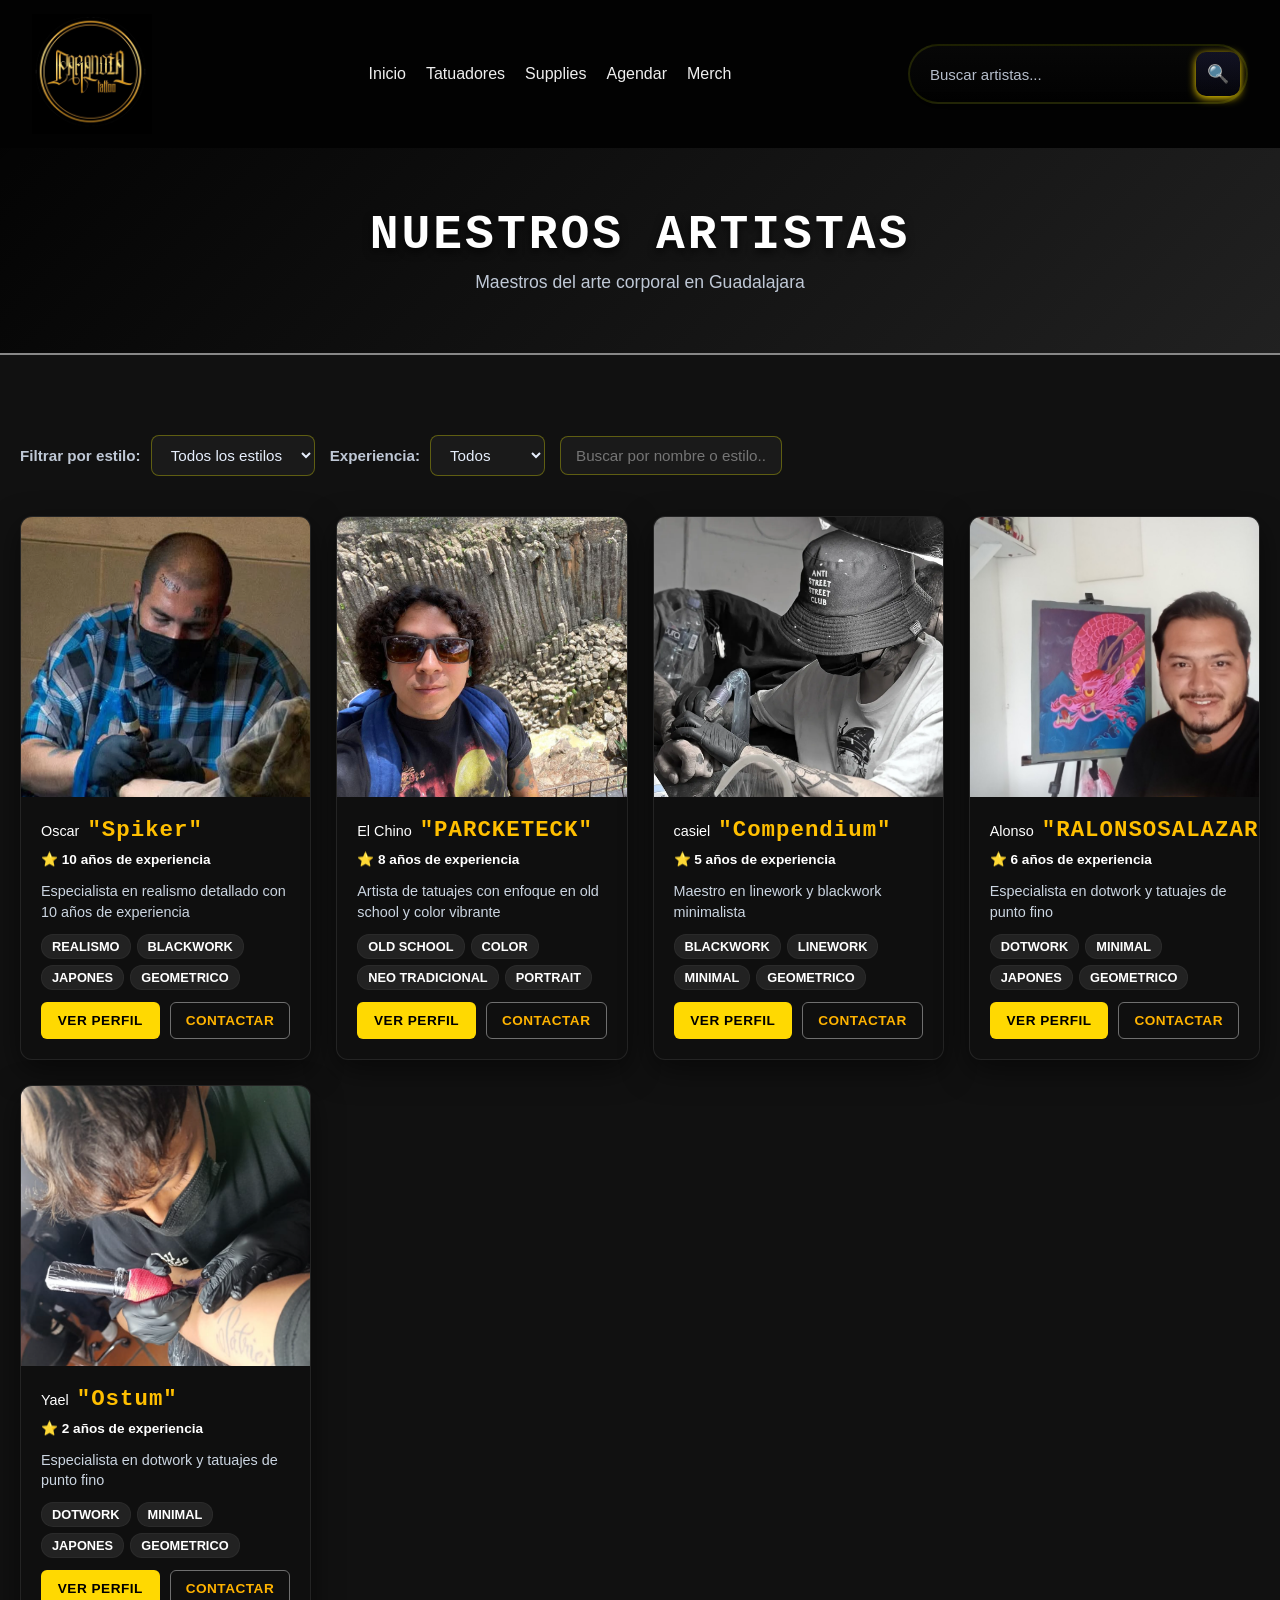
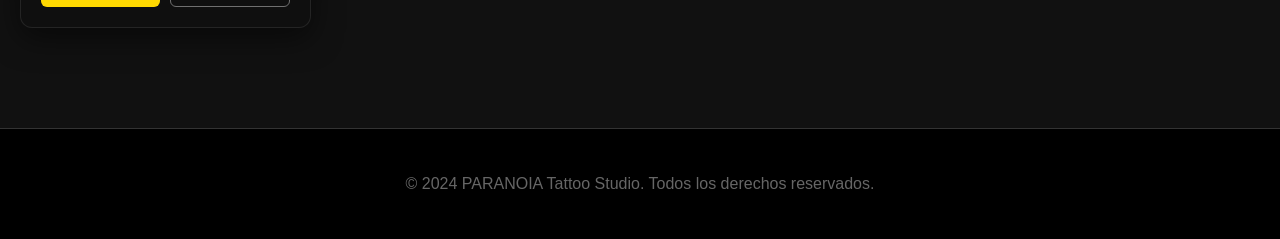
<file: pages /tatuadores.html>
<!DOCTYPE html>
<html lang="es">
<head>
  <meta charset="UTF-8">
  <meta name="viewport" content="width=device-width, initial-scale=1.0">
  <title>Tatuadores - PARANOIA</title>
  <link rel="stylesheet" href="../css/styles.css">
  <link rel="stylesheet" href="../css/artist.css">
  <link rel="stylesheet" href="../css/artistGallery.css">
</head>
<body>
  <!-- Preloader -->
  <div id="preloader">
    <img src="../public/img/paranoia_logo.webp" alt="Paranoia Tattoo Logo" class="preloader-logo">
    <p>Cargando...</p>
  </div>

  <!-- Header/Nav -->
  <header>
    <nav class="navbar">
      <img class="logo" src="../public/img/paranoia_logo.webp" alt="Paranoia Logo">
      <ul class="nav-links">
        <li><a href="../index.html">Inicio</a></li>
        <li><a href="./tatuadores.html" class="active">Tatuadores</a></li>
        <li><a href="./supplies.html">Supplies</a></li>
        <li><a href="./agenda.html">Agendar</a></li>
        <li><a href="./merch.html">Merch</a></li>
      </ul>
      <div class="search-bar">
        <input type="text" placeholder="Buscar artistas..." id="global-search">
        <button>🔍</button>
      </div>
    </nav>
  </header>

  <!-- Hero Section -->
  <section class="artists-hero">
    <h1> Nuestros Artistas</h1>
    <p>Maestros del arte corporal en Guadalajara</p>
  </section>

  <!-- Contenido Principal -->
  <main class="artists-page">
    <!-- Controles de filtro -->
    <div class="artist-controls">
      <div class="filter-group">
        <label for="style-filter">Filtrar por estilo:</label>
        <select id="style-filter" class="filter-select">
          <option value="">Todos los estilos</option>
          <option value="realismo">Realismo</option>
          <option value="blackwork">Blackwork</option>
          <option value="japones">Japonés</option>
          <option value="geometrico">Geométrico</option>
          <option value="old school">Old School</option>
          <option value="color">Color</option>
          <option value="neo tradicional">Neo Tradicional</option>
          <option value="portrait">Portrait</option>
          <option value="linework">Linework</option>
          <option value="dotwork">Dotwork</option>
          <option value="minimal">Minimal</option>
          <option value="new school">New School</option>
          <option value="irezumi">Irezumi</option>
        </select>
      </div>

      <div class="filter-group">
        <label for="experience-filter">Experiencia:</label>
        <select id="experience-filter" class="filter-select">
          <option value="">Todos</option>
          <option value="5">5+ años</option>
          <option value="10">10+ años</option>
          <option value="15">15+ años</option>
        </select>
      </div>

      <div class="filter-group" style="flex: 1; min-width: 200px;">
        <input type="text" id="artist-search" class="artist-search" placeholder="Buscar por nombre o estilo...">
      </div>
    </div>

    <!-- Galería de artistas -->
    <div class="artists-gallery" id="artists-gallery">
      <!-- Cargado dinámicamente por JavaScript -->
    </div>

    <!-- Mensaje sin resultados -->
    <div class="no-results" id="no-results" style="display: none;">
      <p>😢 No encontramos artistas con esos criterios</p>
      <p style="font-size: 0.95rem; color: #999;">Intenta con otros filtros o estilos</p>
    </div>
  </main>

  <!-- Footer -->
  <footer style="background: #000; padding: 30px 20px; text-align: center; color: #666; margin-top: 60px; border-top: 1px solid #333;">
    <p>&copy; 2024 PARANOIA Tattoo Studio. Todos los derechos reservados.</p>
  </footer>

  <!-- Scripts -->
  <script src="../js/preloader.js"></script>
  <script src="../js/artists.js"></script>
</body>
</html>
</file>
<file: css/styles.css>
/* style.css */
/* Preloader */
#preloader {
  position: fixed;
  top: 0; left: 0;
  width: 100%; height: 100%;
  background: #000; /* Fondo oscuro para resaltar el logo */
  display: flex;
  flex-direction: column;
  justify-content: center;
  align-items: center;
  z-index: 9999;
  transition: opacity 1s ease;
}

.preloader-logo {
  width: 120px;
  height: auto;
  margin-bottom: 1rem;
  animation: pulse 2s infinite;
}

#preloader p {
  font-family: 'Poppins', sans-serif;
  font-size: 1rem;
  color: #d4af37; /* Dorado */
}

/* Animación de pulso */
@keyframes pulse {
  0% { transform: scale(1); opacity: 1; }
  50% { transform: scale(1.1); opacity: 0.8; }
  100% { transform: scale(1); opacity: 1; }
}







body {
  margin: 0;
  font-family: 'Arial', sans-serif;
  background: #111;
  color: #eee;
}

 .navbar {
      display: flex;
      justify-content: space-between;
      align-items: center;
      padding: 14px 32px;
      background: rgba(0,0,0,0.85);
      backdrop-filter: blur(12px);
      border-bottom: 1px solid var(--border);
      position: sticky; top: 0; z-index: 100;
    }

.nav-links {
  list-style: none;
  display: flex;
  gap: 20px;
}

.nav-links a {
  color: #eee;
  text-decoration: none;
  transition: color 0.3s;
}

.nav-links a:hover {
  color: #ff4444;
}

.search-bar {
  display: flex;
  gap: 5px;
}

.hero {
  position: relative;
  height: 70vh;
  overflow: hidden;
}

.hero-video {
  width: 100%;
  height: 100%;
  object-fit: cover;
}

.hero-overlay {
  position: absolute;
  top: 0;
  left: 0;
  width: 100%;
  height: 100%;
  background: rgba(0,0,0,0.5);
  display: flex;
  flex-direction: column;
  justify-content: center;
  align-items: center;
  color: #fff;
}

.logo {
  width: 120px;
  height: auto;
}

.gallery {
  display: grid;
  grid-template-columns: repeat(auto-fit, minmax(250px, 2fr));
  gap: 20px;
  padding: 40px;
}

.card {
  background: #222;
  border-radius: 8px;
  overflow: hidden;
  box-shadow: 0 4px 8px rgba(0,0,0,0.5);
  transition: transform 0.3s;
}
  .card-link {
      text-decoration: none;
      color: inherit;
      display: contents;
    }
    .card-link .card {
      cursor: pointer;
    }

.card:hover {
  transform: translateY(-5px);
}

.card img {
  width: 100%;
  height: 200px;
  object-fit: cover;
}

.card h3 {
  margin: 10px;
  color: #ff4444;
}

.card p {
  margin: 0 10px 20px;
  color: #ccc;
}

/* =========================
   Search bar (PARANOIA)
   ========================= */

/* Variables locales */
:root{
  --search-bg:#2f2f2f;
  --search-border:rgba(225,255,0,0.12);
  --accent:#ff4444;
  --accent-2:#6346e5;
  --text:#e6eefc;
  --muted:#bfc8d6;
  --radius:999px;
  --shadow:0 8px 30px rgba(2,6,23,0.6);
}

/* Contenedor principal (mantiene layout flex de navbar) */
.search-bar{
  display:flex;
  align-items:center;
  gap:8px;
  width:340px;
  max-width:40vw;
  min-width:180px;
  padding:6px;
  border-radius:var(--radius);
  background:linear-gradient(180deg, rgba(255,255,255,0.02), rgba(0,0,0,0.18));
  border:2px solid var(--search-border);
  box-shadow:0 6px 18px rgba(0,0,0,0.45);
  box-sizing:border-box;
  transition:box-shadow .22s ease, transform .12s ease, border-color .18s ease;
}

/* Input: ocupa el espacio disponible */
.search-bar input[type="search"],
.search-bar input[type="text"]{
  -webkit-appearance:none;
  appearance:none;
  flex:1 1 auto;
  min-width:0;
  padding:10px 14px;
  font-size:15px;
  color:var(--text);
  background:transparent;
  border:0;
  border-radius:8px;
  outline:none;
  caret-color:var(--accent-2);
  transition:width .12s ease;
}

/* Placeholder */
.search-bar input::placeholder{
  color:var(--muted);
  opacity:0.95;
}

/* Botón: círculo compacto con feedback */
.search-bar button{
  flex:0 0 auto;
  width:44px;
  height:44px;
  display:inline-grid;
  place-items:center;
  border-radius:10px;
  border:0;
  background:linear-gradient(180deg, rgba(99,102,241,0.12), rgba(99,102,241,0.04));
  color:var(--accent-2);
  font-size:18px;
  cursor:pointer;
  transition:transform .12s ease, box-shadow .18s ease, background .18s ease;
  box-shadow:0 2px 8px rgb(255, 221, 0);
}

/* Hover / active del botón */
.search-bar button:hover{ transform:translateY(-2px); box-shadow:0 10px 28px rgba(99,102,241,0.08); }
.search-bar button:active{ transform:translateY(0); }

/* Focus visible (teclado) */
.search-bar :focus-visible{
  outline:3px solid rgba(167, 201, 0, 0.14);
  outline-offset:3px;
  border-radius:8px;
}

/* Cuando el input está enfocado, resalta el contenedor */
.search-bar input:focus ~ button,
.search-bar input:focus,
.search-bar:focus-within{
  box-shadow:0 12px 40px rgba(0, 0, 0, 0.08);
  border-color:rgb(255, 230, 0);
  transform:translateY(-1px);
}

/* Sugerencias (autocompletado) - opcional en tu HTML */
.search-bar + .suggestions,
.search-bar .suggestions{
  position:absolute;
  margin-top:10px;
  left:12px;
  right:auto;
  width:calc(340px - 24px);
  max-width:40vw;
  background:#111;
  border:1px solid rgba(255,255,255,0.04);
  border-radius:10px;
  box-shadow:var(--shadow);
  list-style:none;
  padding:6px 0;
  z-index:60;
  max-height:260px;
  overflow:auto;
}

/* Ajusta si colocas la lista dentro del header con posicionamiento relativo */
header{ position:relative; }

/* Item de sugerencia */
.suggestions .suggestion-item{
  padding:10px 14px;
  font-size:14px;
  color:var(--text);
  cursor:pointer;
}
.suggestions .suggestion-item[aria-selected="true"],
.suggestions .suggestion-item:hover{
  background:rgba(99,102,241,0.08);
  color:var(--accent-2);
}

/* Modo oscuro / alternativo (ya tu sitio es oscuro; ajustes finos) */
.dark .search-bar,
body{ /* si usas clase .dark en body */ }
.search-bar{ background:linear-gradient(180deg, rgba(255,255,255,0.02), rgba(0,0,0,0.28)); }

/* Responsive: adapta ancho en pantallas pequeñas */
@media (max-width: 900px){
  .search-bar{ max-width:320px; width:48vw; }
  .search-bar + .suggestions,
  .search-bar .suggestions{ width:calc(48vw - 24px); }
}
@media (max-width: 600px){
  .search-bar{ width:100%; max-width:100%; margin-top:8px; padding:6px; }
  .search-bar input{ padding:10px 12px; font-size:15px; }
  .search-bar button{ width:40px; height:40px; font-size:16px; }
  .search-bar + .suggestions,
  .search-bar .suggestions{ left:8px; width:calc(100% - 16px); }
}


@media (max-width: 600px) {
  .navbar {
    flex-direction: row;
    justify-content: space-between;
  }

  .nav-links {
    display: none;
    flex-direction: column;
    background: #111;
    position: absolute;
    top: 60px;
    right: 20px;
    padding: 10px;
    border-radius: 8px;
  }

  .navbar.active .nav-links {
    display: flex;
  }

  .search-bar {
    width: 100%;
    margin-top: 10px;
  }
}
</file>
<file: css/artist.css>
/* fragmento para añadir a styles.css */
.artists-page{ padding:32px; max-width:1200px; margin:0 auto; }
.controls{ display:flex; gap:12px; align-items:center; margin-bottom:18px; flex-wrap:wrap; }
.visually-hidden{ position:absolute !important; height:1px; width:1px; overflow:hidden; clip:rect(1px,1px,1px,1px); white-space:nowrap; }
.gallery{ display:grid; grid-template-columns:repeat(auto-fill,minmax(240px,1fr)); gap:18px; }
.card{ background:#161616; border-radius:10px; overflow:hidden; box-shadow:0 8px 30px rgba(0,0,0,0.6); transition:transform .18s, box-shadow .18s; }
.card:hover{ transform:translateY(-6px); box-shadow:0 18px 50px rgba(0,0,0,0.7); }
.card-link{ color:inherit; text-decoration:none; display:block; height:100%; }
.card-media img{ width:100%; height:200px; object-fit:cover; display:block; }
.card-body{ padding:12px; }
.card-title{ margin:0 0 6px; color:#ff4444; font-size:1.05rem; }
.card-meta{ margin:0; color:#bfc8d6; font-size:.9rem; }
.pagination{ display:flex; justify-content:center; gap:12px; align-items:center; margin-top:22px; color:#cbd5e1; }
.page-btn{ background:transparent; border:1px solid rgba(255,255,255,0.04); color:inherit; padding:8px 12px; border-radius:8px; cursor:pointer; }
@media (max-width:600px){ .card-media img{ height:150px; } .controls{ gap:8px; } }
</file>
<file: css/artistGallery.css>
/* Estilos adicionales para la página de artistas */
    .artists-hero {
      background: linear-gradient(135deg, rgba(0,0,0,0.8), rgba(173, 173, 173, 0.1));
      padding: 60px 20px;
      text-align: center;
      border-bottom: 2px solid #888888;
      margin-bottom: 40px;
    }

    .artists-hero h1 {
      font-size: 3rem;
      margin: 0;
      color: #fff;
      font-family: 'Courier New', monospace;
      text-transform: uppercase;
      letter-spacing: 3px;
      text-shadow: 0 4px 8px rgba(0,0,0,0.7);
    }

    .artists-hero p {
      color: #bfc8d6;
      margin: 10px 0 0;
      font-size: 1.1rem;
    }

    .artists-page {
      padding: 40px 20px;
      max-width: 1400px;
      margin: 0 auto;
    }

    /* Controles de filtro */
    .artist-controls {
      display: flex;
      gap: 15px;
      margin-bottom: 40px;
      flex-wrap: wrap;
      align-items: center;
      justify-content: center;
    }

    .filter-group {
      display: flex;
      align-items: center;
      gap: 10px;
    }

    .filter-group label {
      color: #bfc8d6;
      font-weight: 600;
      font-size: 0.95rem;
    }

    .filter-select, .artist-search {
      background: #1a1a1a;
      border: 1px solid rgba(255, 251, 0, 0.3);
      color: #e6eefc;
      padding: 10px 15px;
      border-radius: 8px;
      font-size: 0.95rem;
      cursor: pointer;
      transition: all 0.3s ease;
    }

    .filter-select:hover, .filter-select:focus,
    .artist-search:hover, .artist-search:focus {
      border-color: #0b0825;
      background: #222;
      outline: none;
      box-shadow: 0 0 12px rgba(147, 147, 147, 0.2);
    }

    .filter-select option {
      background: #111;
      color: #e6eefc;
    }

    /* Galería de artistas */
    .artists-gallery {
      display: grid;
      grid-template-columns: repeat(auto-fill, minmax(280px, 1fr));
      gap: 25px;
      margin-top: 30px;
    }

    .artist-card {
      background: #0f0f0f;
      border: 1px solid rgba(123, 123, 123, 0.2);
      border-radius: 12px;
      overflow: hidden;
      transition: all 0.35s cubic-bezier(0.25, 0.46, 0.45, 0.94);
      box-shadow: 0 10px 30px rgba(0,0,0,0.5);
      cursor: pointer;
      position: relative;
    }

    .artist-card:hover {
      transform: translateY(-12px) scale(1.02);
      border-color: #858585;
      box-shadow: 0 20px 50px rgba(138, 138, 138, 0.3), 0 0 40px rgba(255,68,68,0.1);
    }

    .artist-image-container {
      position: relative;
      overflow: hidden;
      height: 280px;
      background: linear-gradient(135deg, #222, #111);
    }

    .artist-image {
      width: 100%;
      height: 100%;
      object-fit: cover;
      transition: transform 0.4s ease;
    }

    .artist-card:hover .artist-image {
      transform: scale(1.08);
    }

    .artist-overlay {
      position: absolute;
      top: 0;
      left: 0;
      right: 0;
      bottom: 0;
      background: linear-gradient(180deg, transparent 0%, rgba(0,0,0,0.9) 100%);
      display: flex;
      align-items: flex-end;
      padding: 20px;
      opacity: 0;
      transition: opacity 0.4s ease;
    }

    .artist-card:hover .artist-overlay {
      opacity: 1;
    }

    .artist-overlay-content {
      width: 100%;
    }

    .artist-card-info {
      padding: 20px;
    }

    .artist-name {
      display: flex;
      gap: 8px;
      align-items: baseline;
      margin-bottom: 8px;
    }

    .artist-real-name {
      color: #ffffff;
      font-size: 0.9rem;
      font-weight: 500;
    }

    .artist-art-name {
      color: #ffbf00;
      font-size: 1.4rem;
      font-weight: 700;
      font-family: 'Courier New', monospace;
      letter-spacing: 1px;
    }

    .artist-experience {
      color: #ffffff;
      font-size: 0.85rem;
      font-weight: 600;
      margin-bottom: 10px;
    }

    .artist-bio {
      color: #cbd5e1;
      font-size: 0.9rem;
      line-height: 1.4;
      margin-bottom: 12px;
    }

    .artist-styles {
      display: flex;
      flex-wrap: wrap;
      gap: 6px;
      margin-bottom: 12px;
    }

    .style-tag {
      background: rgba(148, 148, 148, 0.15);
      border: 1px solid rgba(57, 57, 57, 0.4);
      color: #ffffff;
      padding: 4px 10px;
      border-radius: 12px;
      font-size: 0.8rem;
      font-weight: 600;
      text-transform: uppercase;
      transition: all 0.2s ease;
    }

    .style-tag:hover {
      background: rgba(255,68,68,0.3);
      border-color: #646464;
    }

    .artist-actions {
      display: flex;
      gap: 10px;
      margin-top: 12px;
    }

    .artist-btn {
      flex: 1;
      padding: 10px;
      border: none;
      border-radius: 6px;
      font-size: 0.85rem;
      font-weight: 600;
      cursor: pointer;
      transition: all 0.3s ease;
      text-transform: uppercase;
      letter-spacing: 0.5px;
    }

    .btn-profile {
      background: #ffd901;
      color: #000;
    }

    .btn-profile:hover {
      background: #e5ff00;
      transform: translateY(-2px);
      box-shadow: 0 8px 20px rgba(255,68,68,0.3);
    }

    .btn-contact {
      background: transparent;
      border: 1px solid #6f6f6f;
      color: #ffb300;
    }

    .btn-contact:hover {
      background: rgba(99,102,241,0.1);
      border-color: #454545;
    }

    /* Estados vacíos */
    .no-results {
      text-align: center;
      padding: 60px 20px;
      color: #bfc8d6;
    }

    .no-results p {
      font-size: 1.2rem;
      margin: 10px 0;
    }

    /* Responsive */
    @media (max-width: 768px) {
      .artists-hero h1 {
        font-size: 2rem;
        letter-spacing: 2px;
      }

      .artists-gallery {
        grid-template-columns: repeat(auto-fill, minmax(220px, 1fr));
        gap: 15px;
      }

      .artist-image-container {
        height: 200px;
      }

      .artist-control {
        width: 100%;
      }

      .artist-controls {
        flex-direction: column;
      }

      .filter-select, .artist-search {
        width: 100%;
      }
    }

    /* Animación de carga */
    @keyframes fadeIn {
      from {
        opacity: 0;
        transform: translateY(20px);
      }
      to {
        opacity: 1;
        transform: translateY(0);
      }
    }

    .artist-card {
      animation: fadeIn 0.5s ease-out backwards;
    }

    .artist-card:nth-child(1) { animation-delay: 0.1s; }
    .artist-card:nth-child(2) { animation-delay: 0.2s; }
    .artist-card:nth-child(3) { animation-delay: 0.3s; }
    .artist-card:nth-child(4) { animation-delay: 0.4s; }
    .artist-card:nth-child(5) { animation-delay: 0.5s; }
    .artist-card:nth-child(6) { animation-delay: 0.6s; }
</file>
